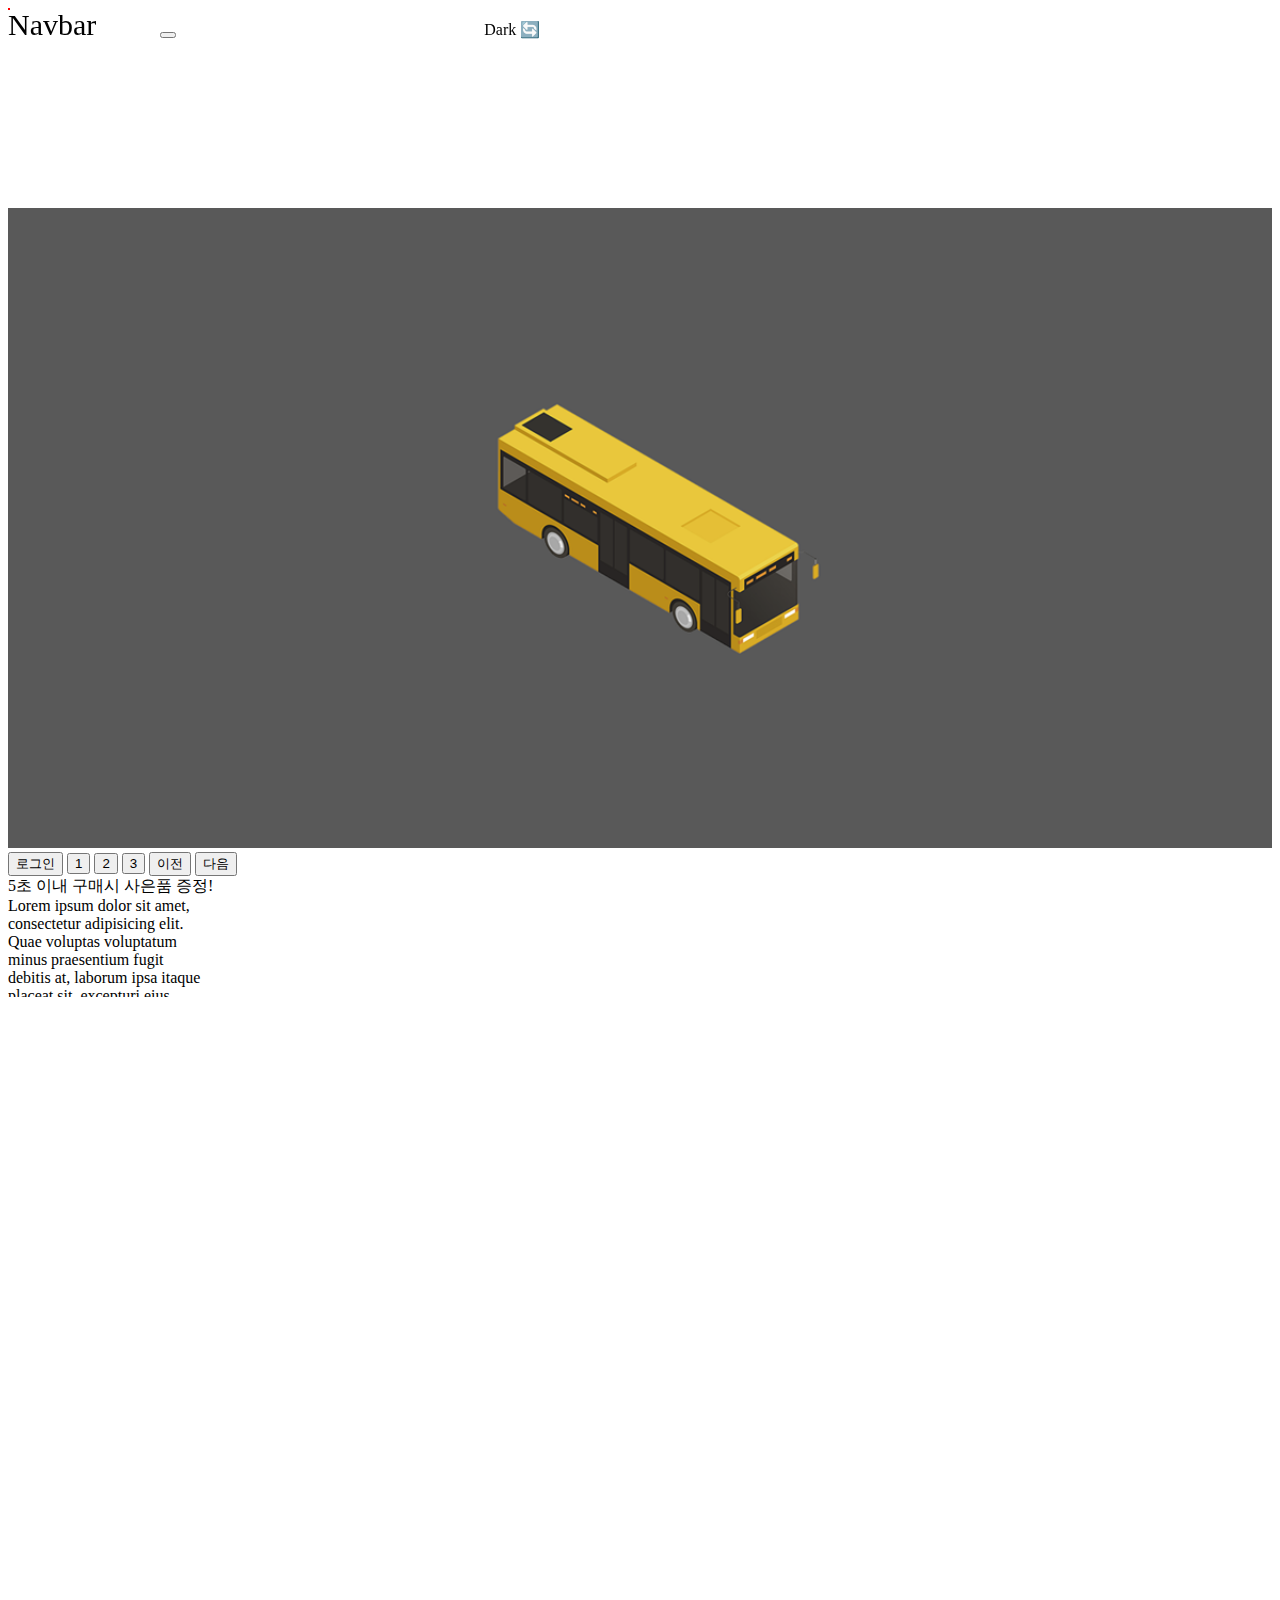
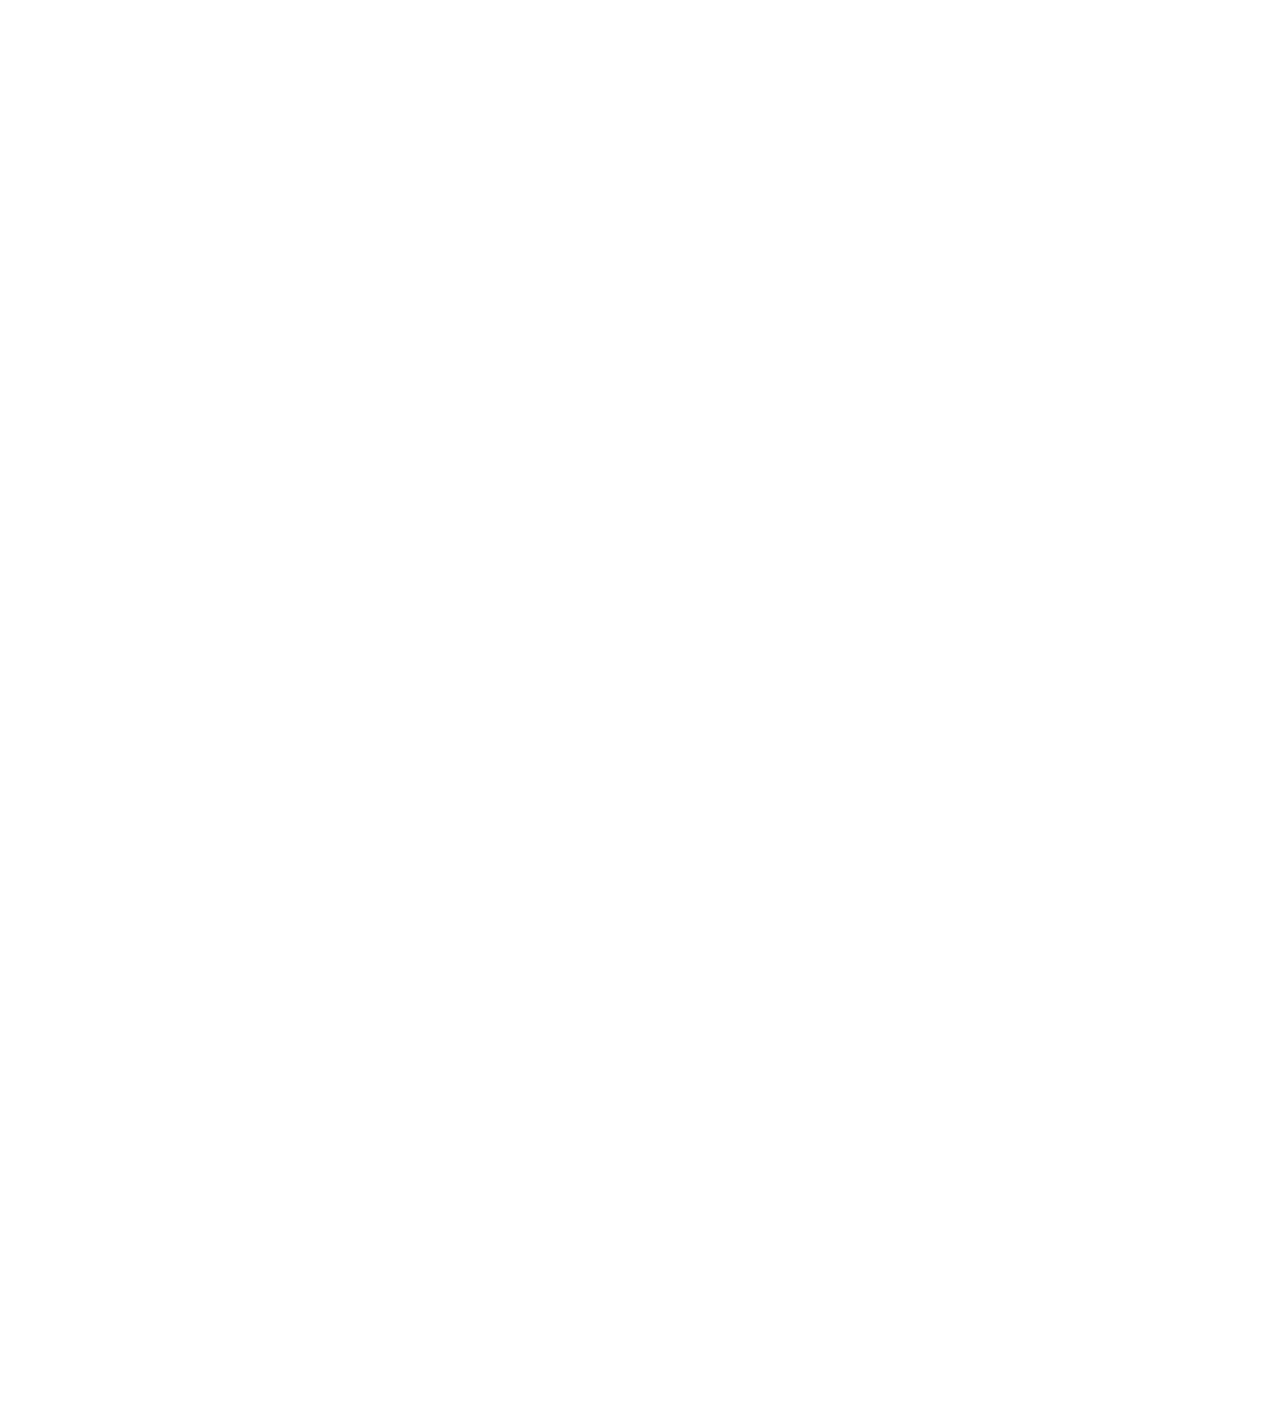
<file: index.html>
<!doctype html>
<html lang="en">
  <head>
    <meta charset="utf-8">
    <meta name="viewport" content="width=device-width, initial-scale=1">
    <link href="https://cdn.jsdelivr.net/npm/bootstrap@5.1.3/dist/css/bootstrap.min.css" rel="stylesheet" integrity="sha384-1BmE4kWBq78iYhFldvKuhfTAU6auU8tT94WrHftjDbrCEXSU1oBoqyl2QvZ6jIW3" crossorigin="anonymous">
    <link href="./main.css" rel="stylesheet">
    <title>Hello, world!</title>
  </head>
  <body>

    <nav class="navbar navbar-light bg-light">
        <div class="container-fluid">
          <span class="navbar-brand">Navbar</span>
          <span class="badge bg-dark">Dark 🔄</span>
          <button class="navbar-toggler" type="button">
            <span class="navbar-toggler-icon"></span>
          </button>
        </div>
      </nav> 
      <div class="topscroll"></div>  
      
      <div style="overflow: hidden;">
        <div class="slide-container">
          <div class="slide-box">
            <img src="./img/car1.png" draggable="false">
          </div>
          <div class="slide-box">
            <img src="./img/car2.png">
          </div>
          <div class="slide-box">
            <img src="./img/car3.png">
          </div>
        </div>
      </div>
      
      <button id="open" >로그인 </button>

      <div class="black-bg hidden">
        <div class="white-bg">
          <form action="success.html">
            <h4>로그인하세요</h4>
            <div class="my-3">
              <input type="text" class="form-control" id="userId">
             </div>
             <div class="my-3">
               <input type="password" class="form-control" id="userPaw">
             </div>
             <button type="submit" class="btn btn-primary">전송</button>
             <button type="button" class="btn btn-danger" id="close">닫기</button>
          </form> 
        </div>
      </div> 
      
      <button class="slide-1">1</button>
      <button class="slide-2">2</button>
      <button class="slide-3">3</button>
      <button class="befor">이전</button>
      <button class="next">다음</button>
      
      <div class="alert alert-danger">
        <span id="numCount">5</span>초 이내 구매시 사은품 증정!
    </div>

    <div class="lorem" style="width: 200px; height: 100px; overflow-y: scroll">
      Lorem ipsum dolor sit amet, consectetur adipisicing elit. Quae voluptas voluptatum minus praesentium fugit debitis at, laborum ipsa itaque placeat sit, excepturi eius. Nostrum perspiciatis, eligendi quae consectetur praesentium exercitationem.
    </div>


  <div style="height: 2000px;"></div>



  <script>
    // 사진 캐러셀 스와이프 기능 
    // mousedown 이벤트 ==> 마우스 클릭했을때
    // mouseup 이벤트 ==> 마우스 뗄 때 
    // mousemove  이벤트 ==> 해당 요소에 마우스를 움직였을 때 발동 

    let num = 0 ; // 마우스를 찍은 곳에서 이동한곳 까지의 거리 알 기 위해 만든 변수 
    let click=false ;  // 클릭시에만 사진이 슬라이드 되게 하기 위한 변수 
    let gogo = 0
    document.querySelectorAll('.slide-box')[0].addEventListener("mousedown",(e)=>{
      // e.clientX  ==> 사용시 마우스 x 좌표 알려줌  
      // e.clientY  ==> 사용시 마우스 Y 좌표 알려줌  
       num =e.clientX;
       click = true;
    })
    // 마우스 움직일때 드래그 한 만큼 이동!
    document.querySelectorAll('.slide-box')[0].addEventListener("mousemove",(e)=>{
       gogo = e.clientX - num
      console.log(gogo)
      if(click){
        document.querySelector('.slide-container').style.transform = `translateX(${gogo}px)`;

      }
    })
    // 마우스를 뗄 때 이벤트 발동!  
    document.querySelectorAll('.slide-box')[0].addEventListener("mouseup",(e)=>{
     // 마우스 때면 드래그 못하게 하기 위해서 false 넣기 
      click =false;
        // 드래그 숫자가 해당 조건에 일치하면 다음 사진을 보여주거나 조건에 해당하지 않으면 첫번째 사진 보여주기
      if(gogo < -300 ){
          document.querySelector('.slide-container').style.transform = `translateX(-100vw)`;
        }else {
          document.querySelector('.slide-container').style.transform = `translateX(0vw)`;
        }
    })









    // 스크롤 시 상단 div 박스 빨간색으로 채워지는 모션
    function topSlide(){
      const htmlScr = window.scrollY // 1760
     let num = 1760 *0.3
     if (htmlScr < 50){
      document.querySelector('.topscroll').style.width = '0%'
     }
     if(num <htmlScr){
        document.querySelector('.topscroll').style.width = '30%'
        num = 1760 *0.6
      }
       if(num<htmlScr){
        document.querySelector('.topscroll').style.width = '60%'
        num = 1760 * 0.9
      }
       if(num<htmlScr){
        document.querySelector('.topscroll').style.width = '100%'
      }
    }
    window.addEventListener('scroll',topSlide)

    // 작은 div 박스 안에 스크롤 다 내리면 다 읽었냐 메세지 뜨게 해주기 
    document.querySelector('.lorem').addEventListener('scroll',()=>{ 
      const divHight = document.querySelector('.lorem').clientHeight // div 박스의  높이
      const divScrHig =document.querySelector('.lorem').scrollHeight // div 박스 스크롤 높이
      const divScr =document.querySelector('.lorem').scrollTop; // 스크롤 얼마나 했는지 
            
             if( (divHight+divScr) > (divScrHig-10)) {
              alert("다 읽으셨군요!")
             }
        
          })

          // 상단 nav 바 사이즈 조절  올리면 크게 스크롤 하면 작게
            window.addEventListener('scroll',()=>{ 
              if(window.scrollY > 200){
                document.querySelector('.navbar-brand').style.fontSize ='20px';
              }
              else if(window.scrollY < 200){
                document.querySelector('.navbar-brand').style.fontSize ='30px';
              }
            })
    


            // 케러셀 구현 1,2,3 버튼 이전,다음 버튼 누르면 사진 옆으로 슬라이드 
          const slideBut1 = document.querySelector('.slide-1')  
          const slideBut2 = document.querySelector('.slide-2')
          const slideBut3 = document.querySelector('.slide-3')
          const slideContainer = document.querySelector('.slide-container')
          const befor = document.querySelector('.befor')
          const next = document.querySelector('.next')
          let now = 1;
          befor.addEventListener('click',()=> {
            now -=1;
              slideContainer.style.transform ='translateX(-'+ `${now-1}` + '00vw)'
          })
          next.addEventListener('click',()=>{
              slideContainer.style.transform ='translateX(-' + now + '00vw)'
              now +=1;
          })
          slideBut1.addEventListener('click',()=>{
            slideContainer.style.transform='translateX(0vw)'
          })
          slideBut2.addEventListener('click',()=>{
            slideContainer.style.transform ='translateX(-100vw)'
          })
          slideBut3.addEventListener('click',()=>{
            slideContainer.style.transform ='translateX(-200vw)'
          })





              // 엘리먼트 몇초뒤에 사라지게 하는 법 
          const alertBox = document.querySelector('.alert')
          const numCount = document.querySelector('#numCount')
          function numberCount (){
            if(numCount.textContent > 0){
              numCount.textContent = numCount.textContent-1
            } else if(numCount.textContent < 1 ){
               alertBox.classList.add('hidden')
               clearInterval(endCount)
            }}
         let endCount = setInterval(numberCount,1000)

            


          // 상단 nav 바 오른쪽에 dark Light 구현
          let count = 0
          let liteDark =  document.querySelector('.badge')
          liteDark.addEventListener('click', ()=>{
                count++;
              if(count%2 === 1){
                liteDark.textContent = 'Light 🔄'
              }
              else {
                liteDark.textContent = 'Dark 🔄'
              }
          })






            // 아이디 입력 / 비밀번호 입력 구현 
           document.getElementsByClassName('navbar-toggler')[0].addEventListener('click',function(){
           document.getElementsByClassName('list-group')[0].classList.toggle('show')
            })

            const close = document.querySelector(".black-bg")
            const closeButn = document.querySelector("#close")
            const open = document.querySelector("#open")
     
        function hiddenalert (){
         close.classList.toggle('hidden')
       
        }
      open.addEventListener('click',hiddenalert)
      closeButn.addEventListener('click',hiddenalert)
      close.addEventListener('click',(e)=>{
        if(e.target === close){
          close.classList.toggle('hidden')
        }
      })
     const userId =  document.querySelector('#userId')
        const userPaw = document.querySelector('#userPaw')
      document.querySelector('.btn-primary').addEventListener('click',(event)=>{
        if(userId.value=== ''|| !/\S+@\S+\.\S+/.test(userId.value) ){
          alert('아이디는 이메일형식으로 입력해주세요')
          event.preventDefault()
        } else if(userPaw.value === ''|| userPaw.value.length <6 || /[A-Z]/.test(userPaw.value)===false){
          event.preventDefault()
  
          alert('비밀번호를 입력해주세요(6자 이상으로) 알파벳 대문자 1개 포함.')
        } 
    
      })

        </script>
    <script src="https://cdn.jsdelivr.net/npm/bootstrap@5.1.3/dist/js/bootstrap.bundle.min.js" integrity="sha384-ka7Sk0Gln4gmtz2MlQnikT1wXgYsOg+OMhuP+IlRH9sENBO0LRn5q+8nbTov4+1p" crossorigin="anonymous"></script>
  </body>
</html>
</file>
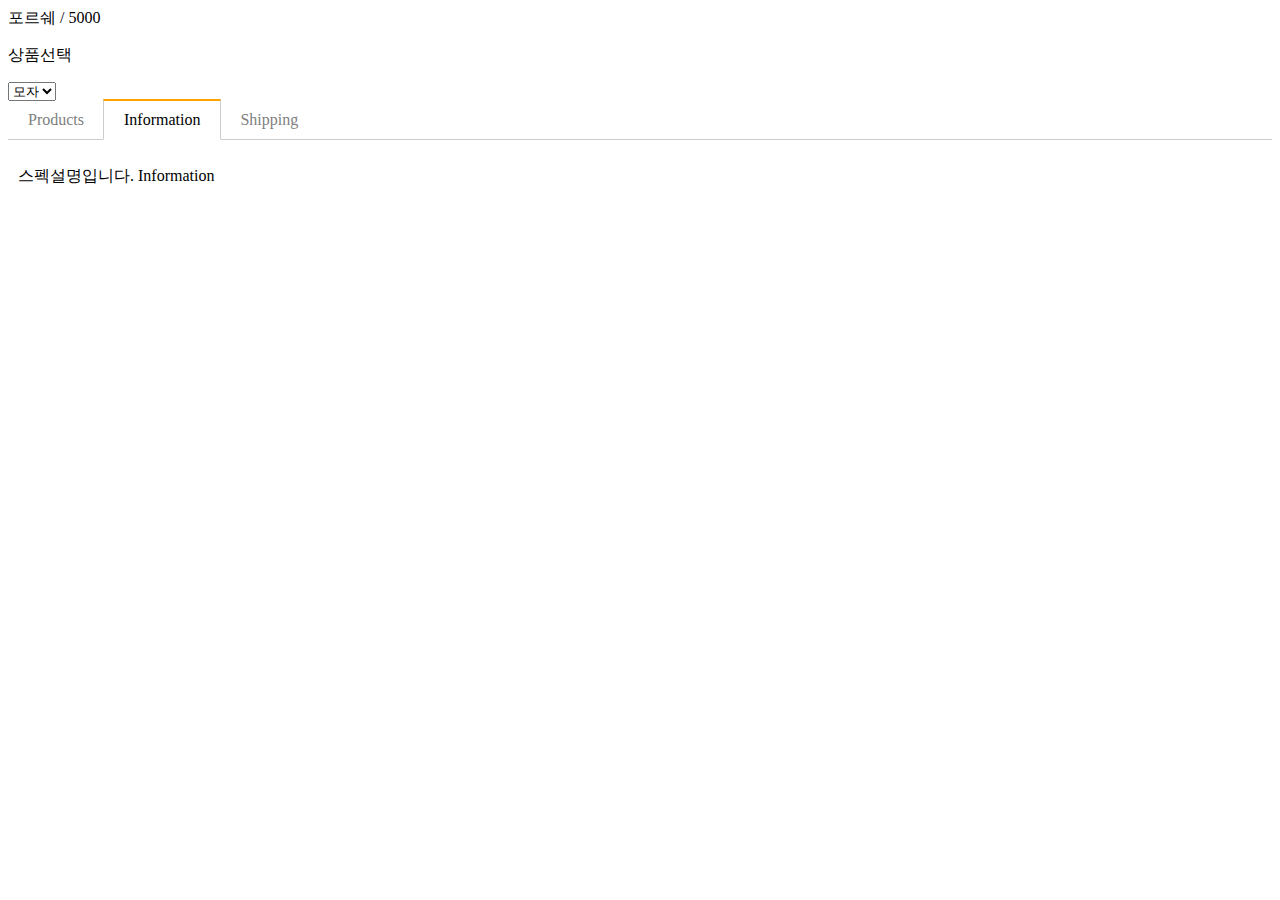
<file: detail.html>
<!doctype html>
<html lang="en">
  <head>
    <meta charset="utf-8">
    <meta name="viewport" content="width=device-width, initial-scale=1">
    <link href="https://cdn.jsdelivr.net/npm/bootstrap@5.1.3/dist/css/bootstrap.min.css" rel="stylesheet" integrity="sha384-1BmE4kWBq78iYhFldvKuhfTAU6auU8tT94WrHftjDbrCEXSU1oBoqyl2QvZ6jIW3" crossorigin="anonymous">
    <link href="./detail.css" rel="stylesheet">
    <title>Hello, world!</title>
  </head>
  <body>

    <div class="container mt-3">
      <div class="card p-3">
        상품명 / 가격
      </div>
    </div>


    <form class="container my-5 form-group">
      <p>상품선택</p>
      <select class="form-select mt-2">
        <option>모자</option>
        <option>셔츠</option>
        <option>바지</option>
      </select>
      <select class="form-select mt-2 hidden">
      </select>
  </form>


  <script>

   

    let list = document.querySelectorAll('.form-select')

    let pants = [28,30,32,34];
    let shirts= [90, 95,100];

     list[0].addEventListener('input',(e)=>{

        if(e.target.value === '모자'){
            list[1].classList.add('hidden')
        } 
        else if(e.target.value ==='셔츠'){
          list[1].classList.remove('hidden')
          list[1].innerHTML=''
          shirts.forEach(el=>{
            let a=  document.createElement('option')
              a.innerHTML = el
             list[1].append(a) 
            })
          }
        else if(e.target.value ==='바지'){
          list[1].classList.remove('hidden')
          list[1].innerHTML=''
          pants.forEach(el=>{
            let a=  document.createElement('option')
              a.innerHTML = el
             list[1].append(a) 
            })
        }
     })

</script>


  
  
  <div class="container mt-5">
        <ul class="list">
          <li class="tab-button" data-id="0">Products</li>
          <li class="tab-button orange" data-id="1">Information</li>
          <li class="tab-button" data-id="2">Shipping</li>
        </ul>
        <div class="tab-content">
          <p>상품설명입니다. Product</p>
        </div>
        <div class="tab-content show">
          <p>스펙설명입니다. Information</p>
        </div>
        <div class="tab-content">
          <p>배송정보입니다. Shipping</p>
        </div>
      </div> 

      <script>
            let car = { 
              name : '포르쉐',
              price : [2000, 3000, 5000]
            }
      
            document.querySelector('.card').innerHTML=`${car.name} / ${car.price[2]}`;
      
      
      </script>

      <script src="./detail.js"></script>
    <script src="https://cdn.jsdelivr.net/npm/bootstrap@5.1.3/dist/js/bootstrap.bundle.min.js" integrity="sha384-ka7Sk0Gln4gmtz2MlQnikT1wXgYsOg+OMhuP+IlRH9sENBO0LRn5q+8nbTov4+1p" crossorigin="anonymous"></script>
  </body>
</html>
</file>
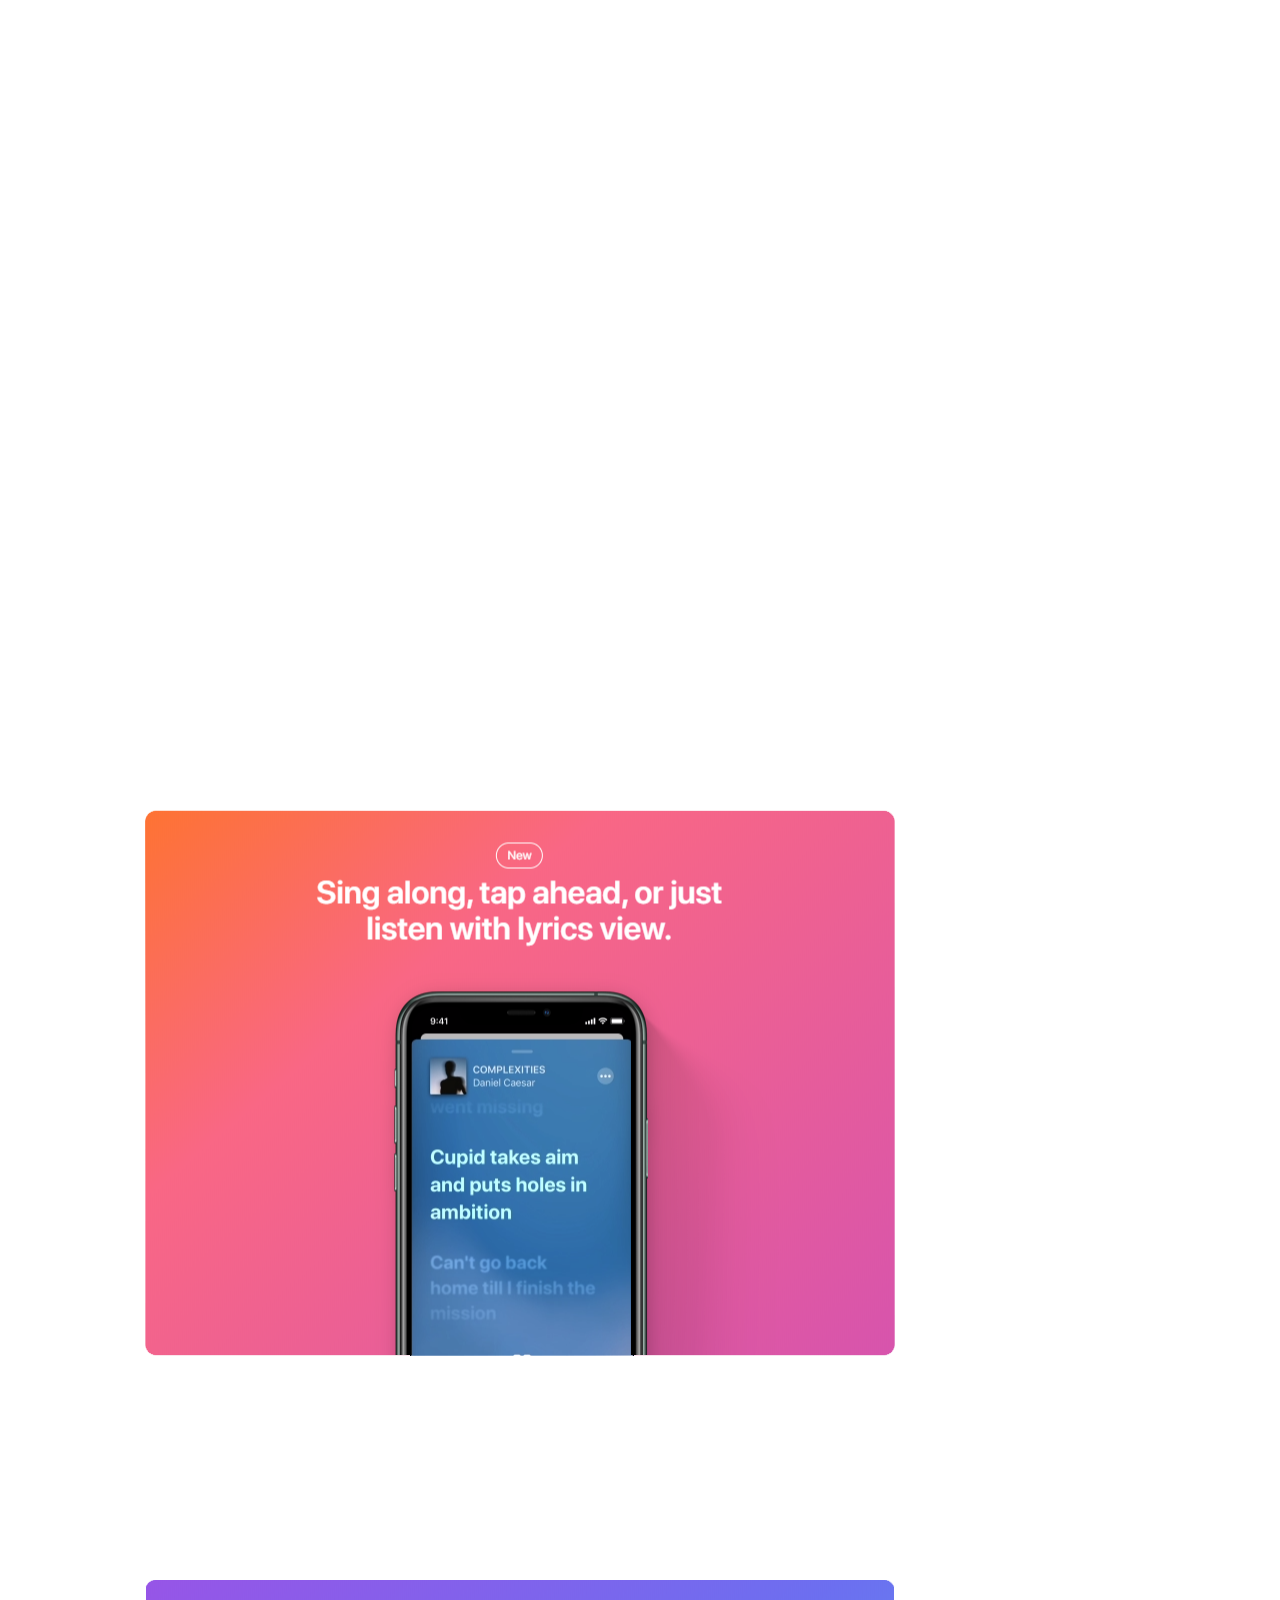
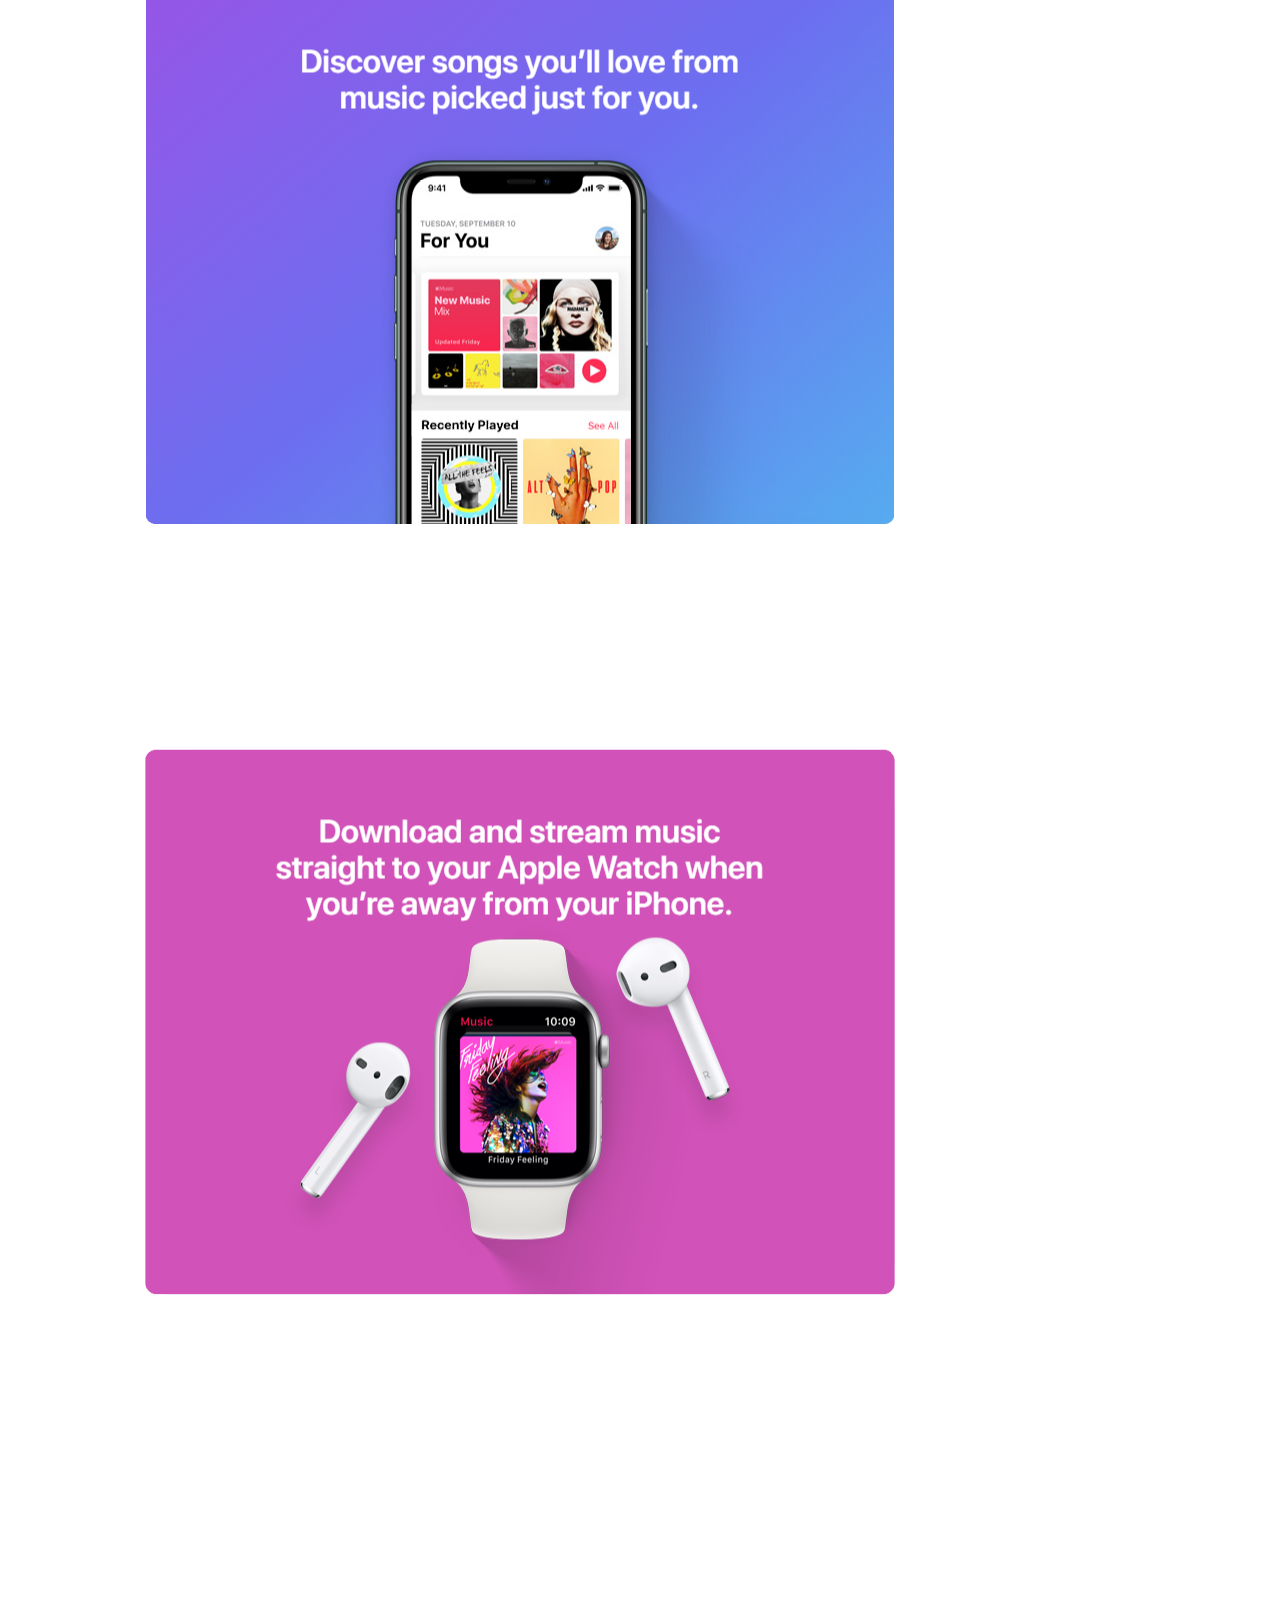
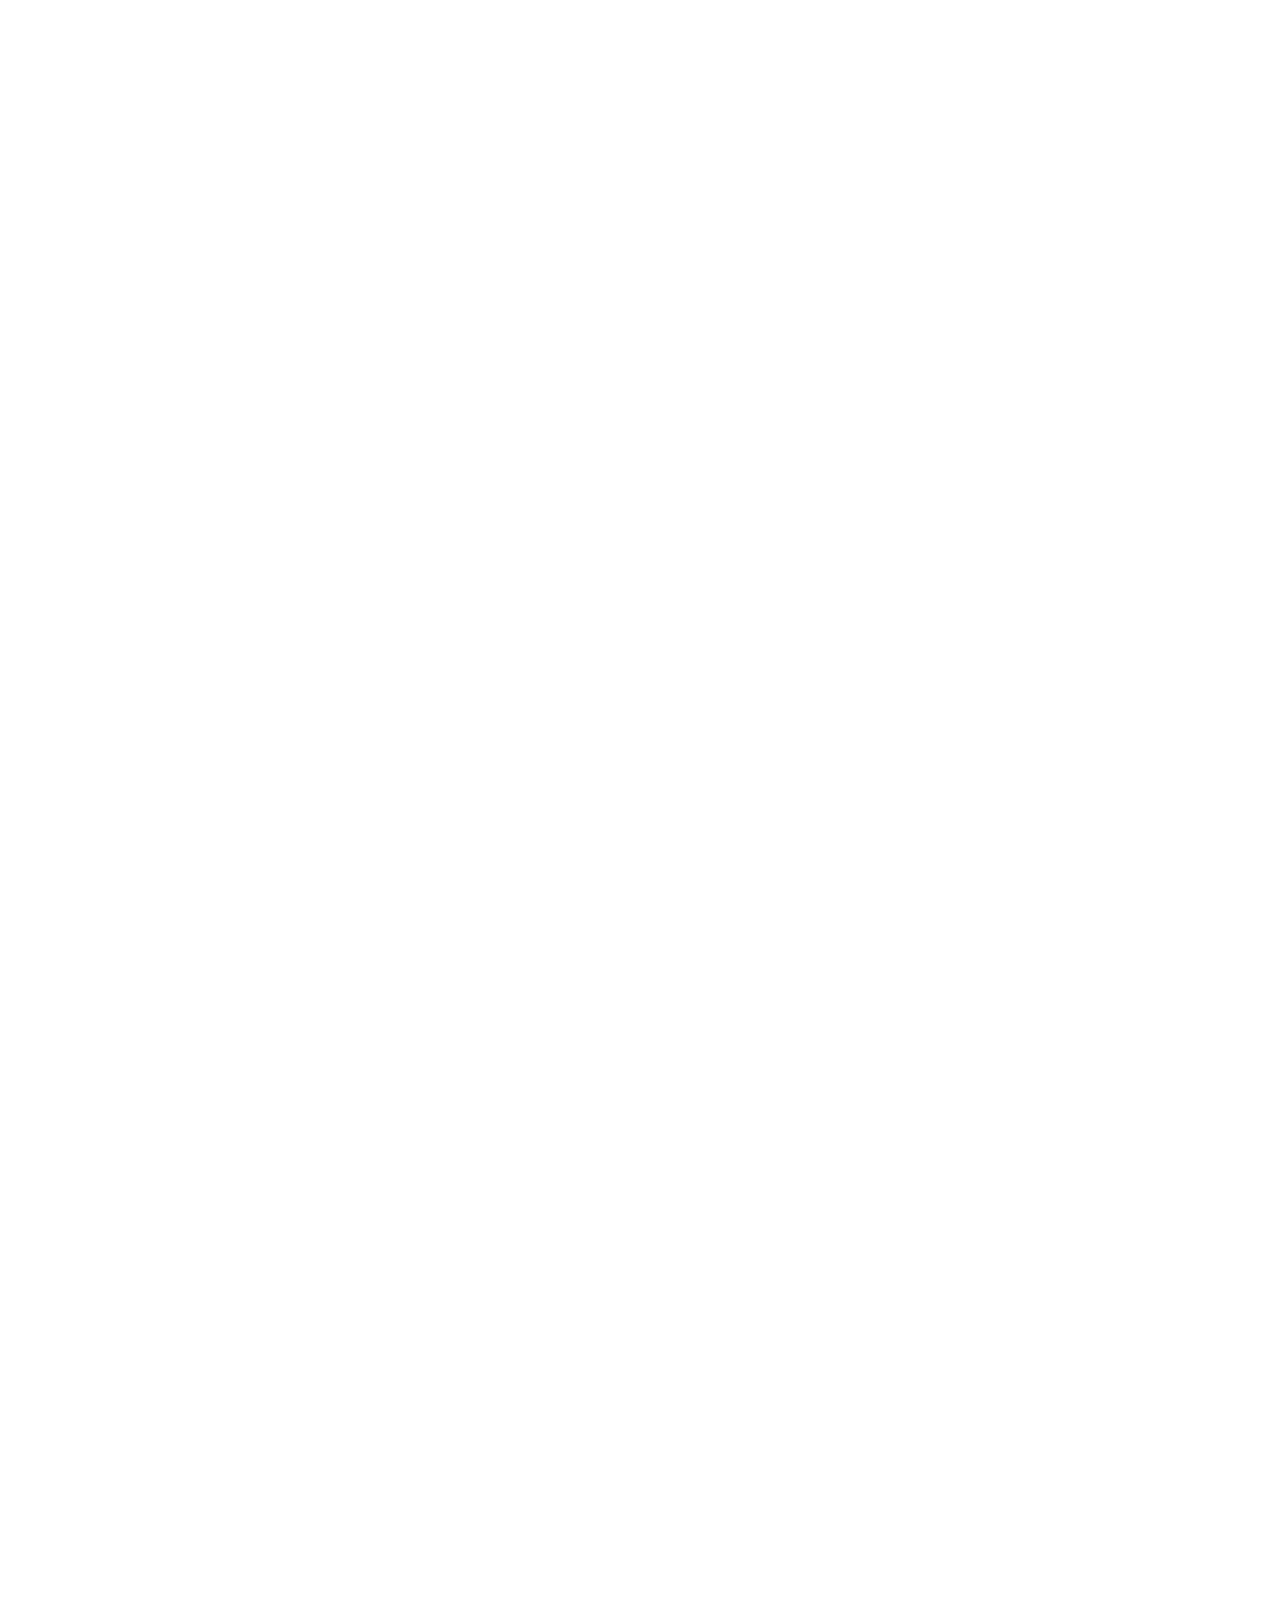
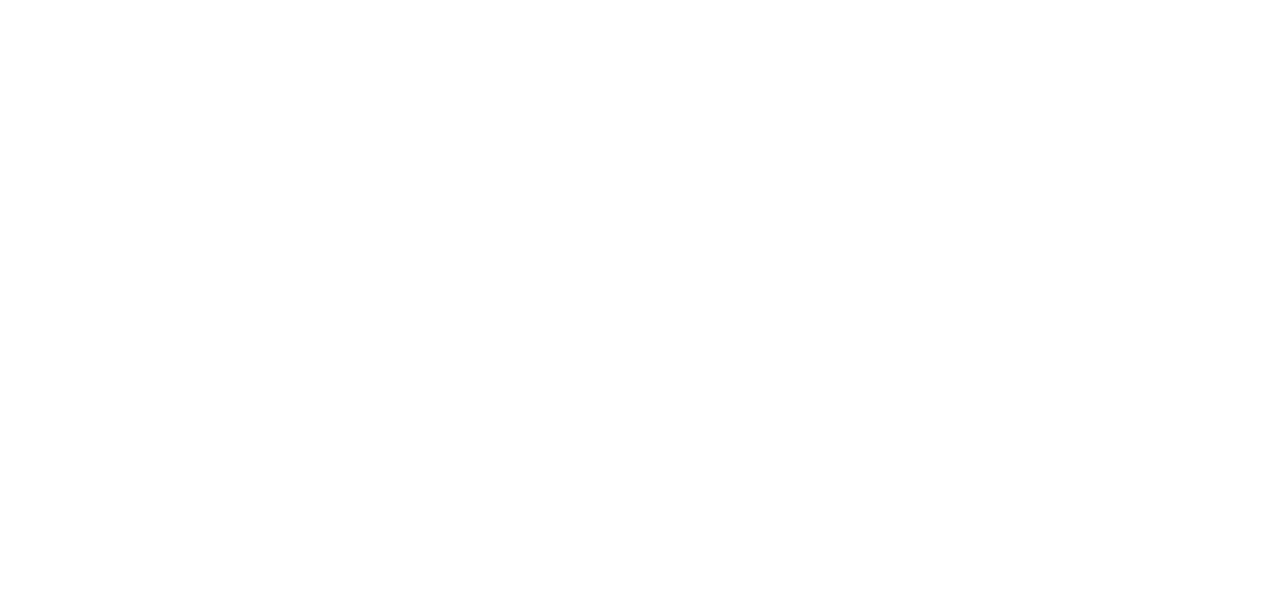
<file: grid.html>
<!DOCTYPE html>
<html lang="en">
<head>
    <meta charset="UTF-8">
    <meta http-equiv="X-UA-Compatible" content="IE=edge">
    <meta name="viewport" content="width=device-width, initial-scale=1.0">
    <title>Document</title>
    <link href="./grid.css"  rel="stylesheet">
</head>
<body>

<div class="card-background">
    <div class="card-box">
        <img src="./card1.png" alt="">
    </div>
    <div class="card-box">
        <img src="./card2.png" alt="">
    </div>
    <div class="card-box">
        <img src="./card3.png" alt="">
    </div>

<script>

    
    window.addEventListener('scroll',(e)=>{
    let hight= window.scrollY

     //620~ 1170
      let z = (-1/5000) * hight + 565/500;
         let y = (-1/500) * hight + 115/50;

    document.querySelectorAll('.card-box')[0].style.opacity = y;

     document.querySelectorAll('.card-box')[0].style.transform= `scale(${z})`;

})

</script>


</div>

</body>
</html>
</file>
<file: main.css>
.list-group {
    display:  none;
}

.show {
    display: block;
  }
.topscroll{
  background-color: red;
  padding: 1px;
  width: 0%;
  position: fixed;
  z-index: 10;
  transition: all 1s;
}


  .navbar {
    position: fixed;
    width: 100%;
    z-index: 5;
  }

  .navbar-brand {
    font-size: 30px;
  }


.black-bg {
    width : 100vw;
    height : 100%;
    position : fixed;
    transform: translate(0%,0);
    background : rgba(0,0,0,0.5);
    z-index :11;
    padding: 30px;
    visibility: visible;
    opacity: 1;
    transition: all 1s;
  }
  .white-bg {
    background: white;
    border-radius: 5px;
    padding: 30px;
    transform: translate(0%,10%);
  } 

  .hidden{
  visibility: hidden;
  opacity: 0;
  }

  .slide-container {
    margin-top: 200px;
    width: 300vw;
    transition: all 0.3s;
   /* transform: translateX(-100vw); */
  }

  .slide-box{
    width: 100vw;
    float: left;
  }

  .slide-box img {
    width: 100%;
  }


  .badge {
    position: relative;
    left: 30vw;
  }
</file>
<file: detail.css>
ul.list {
    list-style-type: none;
    margin: 0;
    padding: 0;
    border-bottom: 1px solid #ccc;
  }
  ul.list::after {
    content: '';
    display: block;
    clear: both;
  }
  .tab-button {
    display: block;
    padding: 10px 20px 10px 20px;
    float: left;
    margin-right: -1px;
    margin-bottom: -1px;
    color: grey;
    text-decoration: none;
    cursor: pointer;
  }
  .orange {
    border-top: 2px solid orange;
    border-right: 1px solid #ccc;
    border-bottom: 1px solid white;
    border-left: 1px solid #ccc;
    color: black;
    margin-top: -2px;
  }
  .tab-content {
    display: none;
    padding: 10px;
  }
  .show {
    display: block;
  }

  .hidden {
    display: none;
  }
</file>
<file: grid.css>
.card-background{
    height: 3000px;
    margin-top: 800px;
    margin-bottom: 1600px;
}


.card-box{
    display: block;
    margin: auto;
    max-width: 80%;
    position: sticky;
    top: 400px;
    margin-top: 200px;
}
</file>
